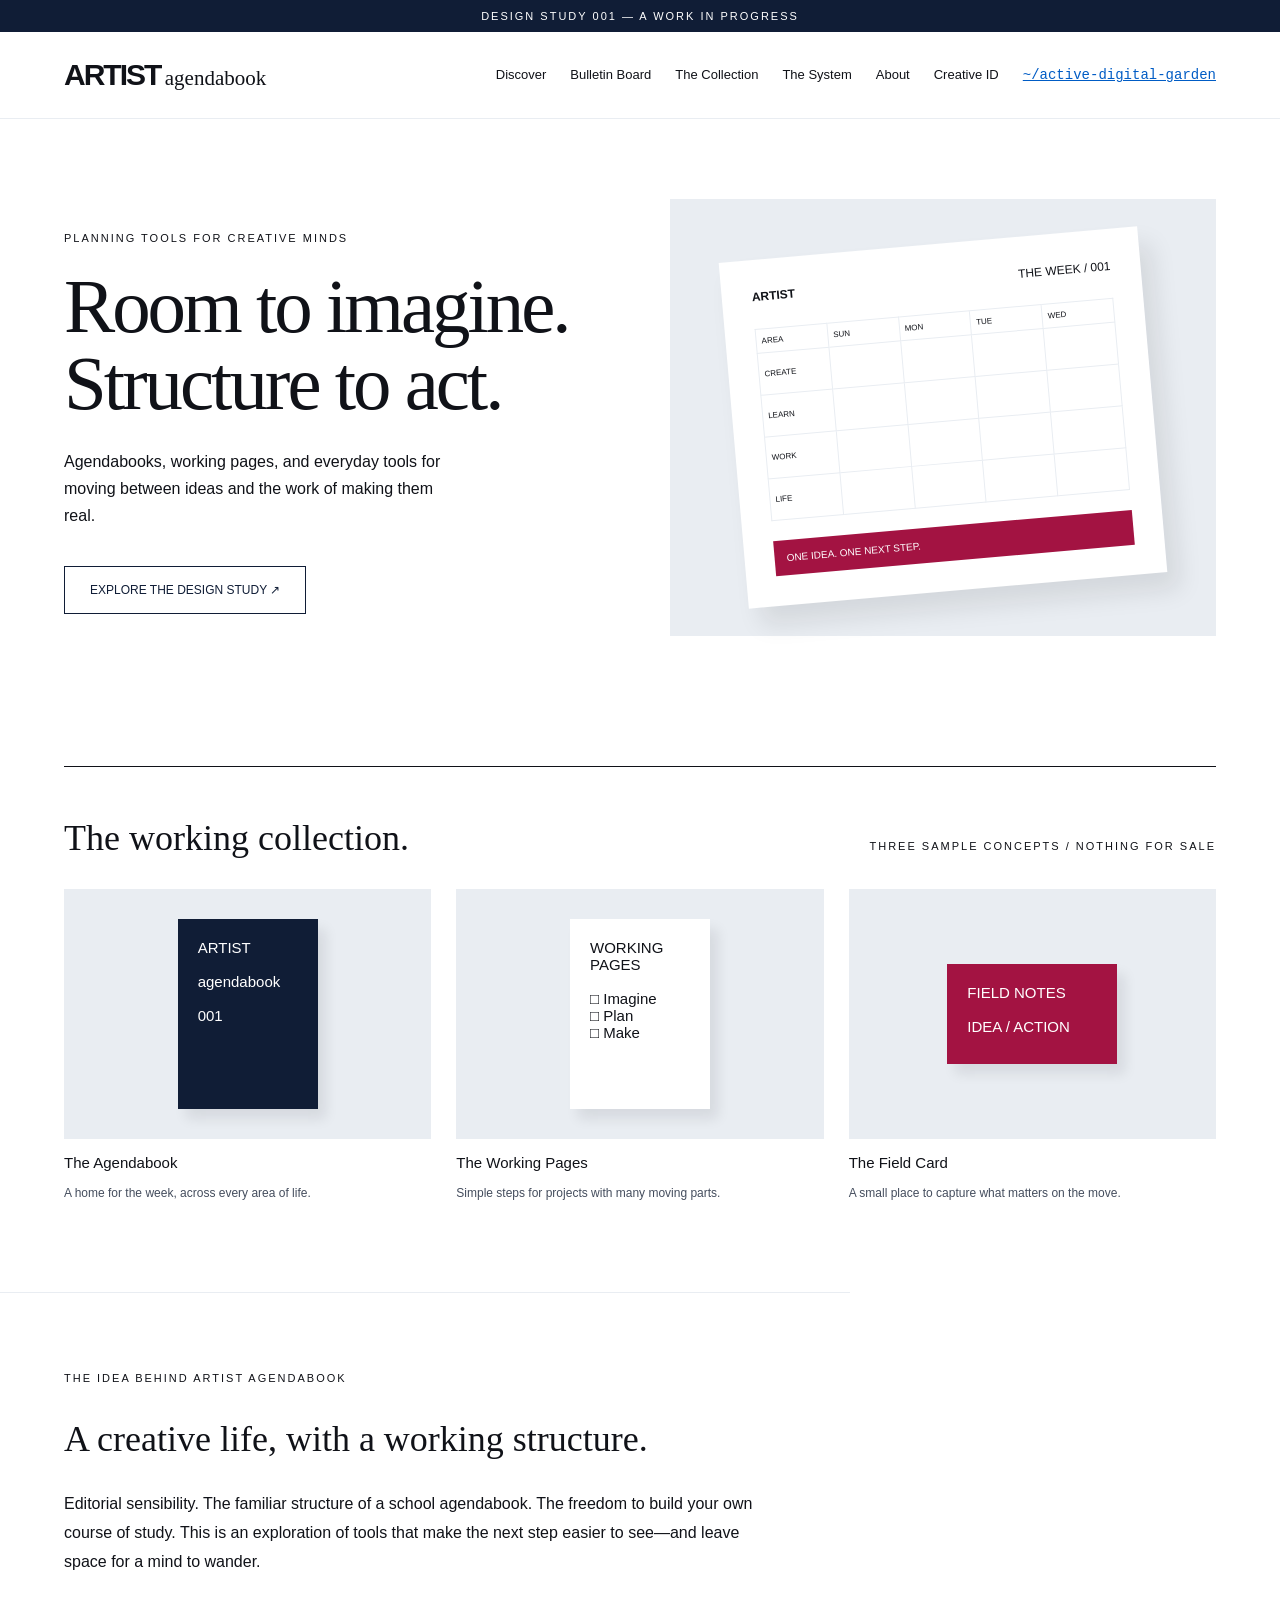
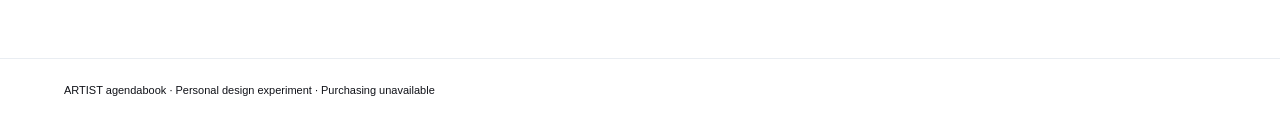
<file: index.html>
<!DOCTYPE html>
<html lang="en">
<head>
  <meta charset="UTF-8">
  <meta name="viewport" content="width=device-width, initial-scale=1">
  <title>ARTIST agendabook</title>
  <link rel="stylesheet" href="./style.css">
  <script src="./script.js" defer></script>
</head>

<body>
  <div class="notice">DESIGN STUDY 001 — A WORK IN PROGRESS</div>

  <header>
    <a class="logo" href="./index.html" aria-label="ARTIST agendabook home">
      <strong>ARTIST</strong> <span>agendabook</span>
    </a>

    <nav aria-label="Main navigation">
      <a href="./ecosystem.html">Discover</a>
<a href="./ecosystem.html#board">Bulletin Board</a>
      <a href="#collection">The Collection</a>
      <a href="#system">The System</a>
      <a href="#about">About</a>
      <a href="./creative-id.html">Creative ID</a>
      <a href="/digital-garden/" style="font-family: monospace; font-size: 14px; color: #005cc5; text-decoration: underline;">
    ~/active-digital-garden
</a>

    </nav>
  </header>

  <main>
    <section class="hero" id="system">
      <div>
        <p class="label">Planning tools for creative minds</p>

        <h1>Room to imagine.<br>Structure to act.</h1>

        <p class="description">
          Agendabooks, working pages, and everyday tools
          for moving between ideas and the work of making them real.
        </p>

        <a class="button" href="#collection">
          EXPLORE THE DESIGN STUDY ↗
        </a>
      </div>

      <div class="scene">
        <div class="planner">
          <div class="planner-title">
            <strong>ARTIST</strong>
            <span>THE WEEK / 001</span>
          </div>

          <table aria-label="Sample weekly planner layout">
            <thead>
              <tr>
                <th scope="col">AREA</th>
                <th scope="col">SUN</th>
                <th scope="col">MON</th>
                <th scope="col">TUE</th>
                <th scope="col">WED</th>
              </tr>
            </thead>

            <tbody>
              <tr>
                <th scope="row">CREATE</th>
                <td></td><td></td><td></td><td></td>
              </tr>
              <tr>
                <th scope="row">LEARN</th>
                <td></td><td></td><td></td><td></td>
              </tr>
              <tr>
                <th scope="row">WORK</th>
                <td></td><td></td><td></td><td></td>
              </tr>
              <tr>
                <th scope="row">LIFE</th>
                <td></td><td></td><td></td><td></td>
              </tr>
            </tbody>
          </table>

          <div class="note">ONE IDEA. ONE NEXT STEP.</div>
        </div>
      </div>
    </section>

    <section class="collection" id="collection">
      <div class="section-heading">
        <h2>The working collection.</h2>
        <p class="label">Three sample concepts / Nothing for sale</p>
      </div>

      <div class="products">
        <article class="product">
          <div class="product-art" aria-hidden="true">
            <div class="cover">
              ARTIST<br><br>
              agendabook<br><br>
              001
            </div>
          </div>

          <h3>The Agendabook</h3>
          <p>A home for the week, across every area of life.</p>
        </article>

        <article class="product">
          <div class="product-art" aria-hidden="true">
            <div class="cover light">
              WORKING<br>
              PAGES<br><br>
              □ Imagine<br>
              □ Plan<br>
              □ Make
            </div>
          </div>

          <h3>The Working Pages</h3>
          <p>Simple steps for projects with many moving parts.</p>
        </article>

        <article class="product">
          <div class="product-art" aria-hidden="true">
            <div class="cover card">
              FIELD NOTES<br><br>
              IDEA / ACTION
            </div>
          </div>

          <h3>The Field Card</h3>
          <p>A small place to capture what matters on the move.</p>
        </article>
      </div>
    </section>

    <section class="about" id="about">
      <p class="label">The idea behind ARTIST agendabook</p>

      <h2>A creative life, with a working structure.</h2>

      <p>
        Editorial sensibility. The familiar structure of a school
        agendabook. The freedom to build your own course of study.
        This is an exploration of tools that make the next step
        easier to see—and leave space for a mind to wander.
      </p>
    </section>
  </main>

  <footer>
    ARTIST agendabook · Personal design experiment · Purchasing unavailable
  </footer>
</body>
</html>
</file>
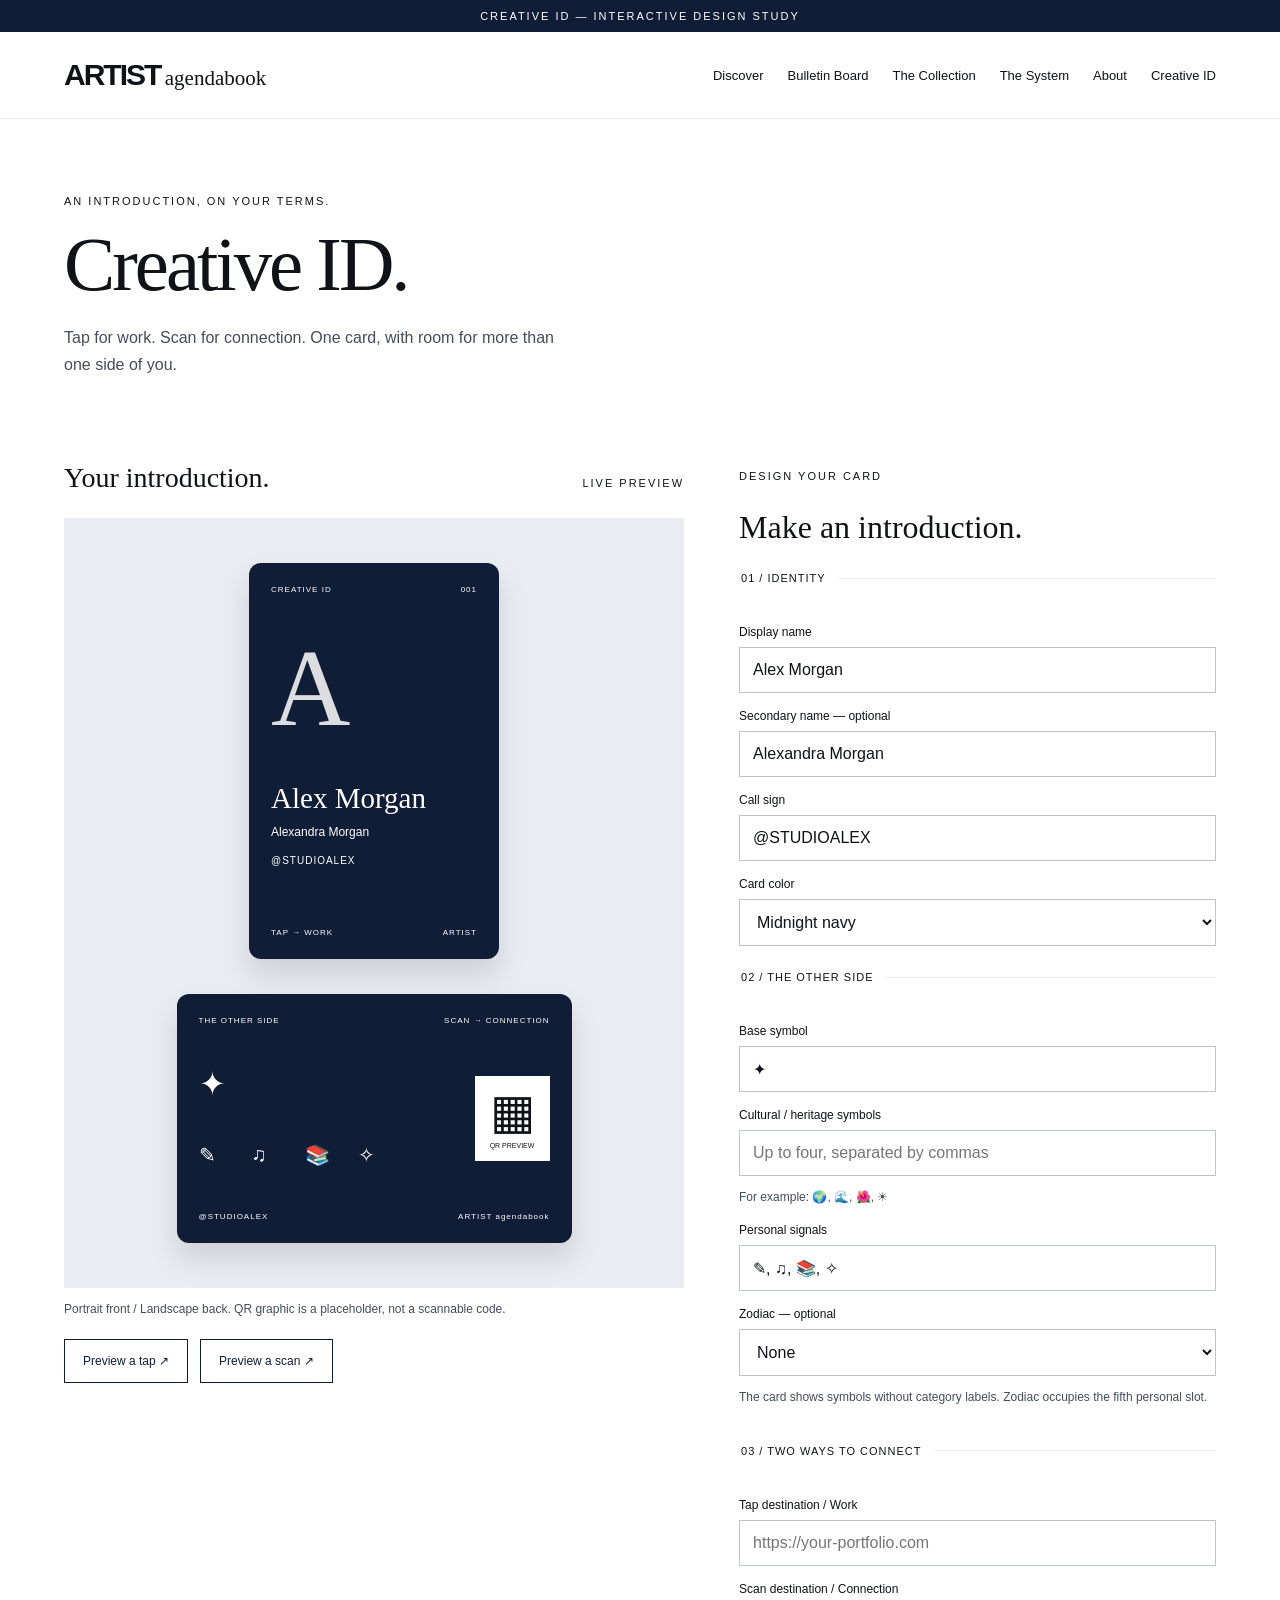
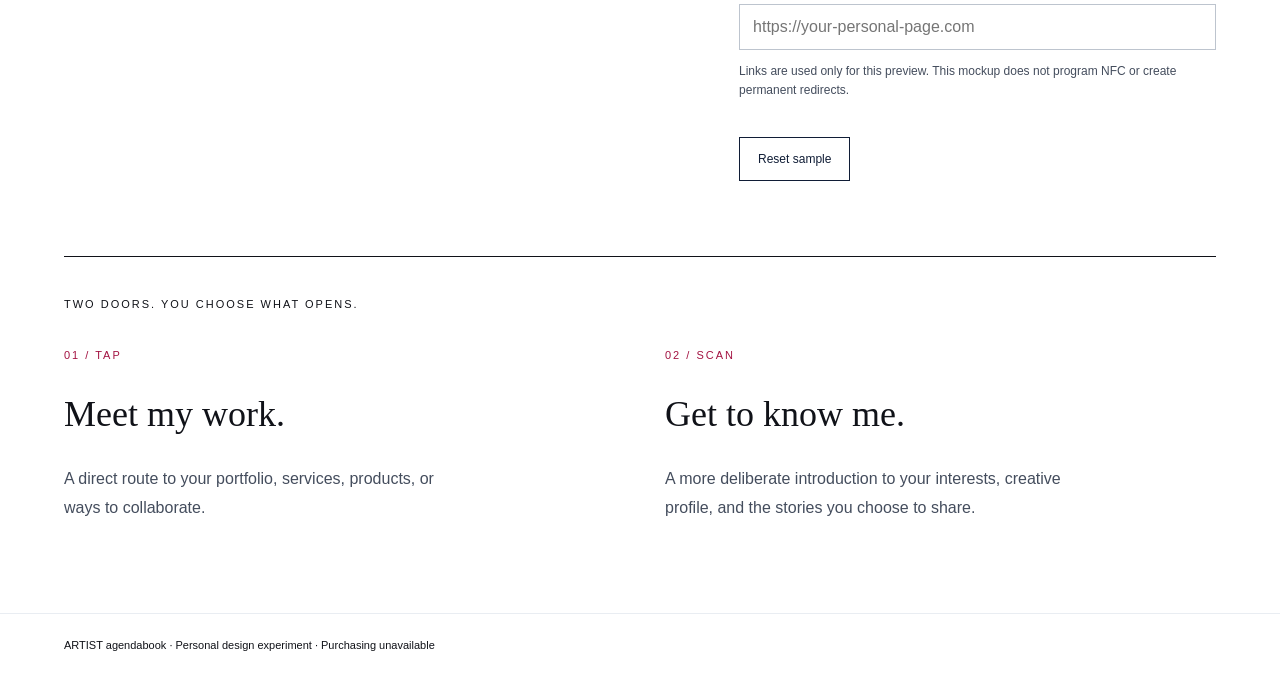
<file: creative-id.html>
<!DOCTYPE html>
<html lang="en">
<head>
  <meta charset="UTF-8">
  <meta name="viewport" content="width=device-width, initial-scale=1">
  <title>Creative ID — ARTIST agendabook</title>

  <link rel="stylesheet" href="./style.css">
  <link rel="stylesheet" href="./creative-id.css">
  <script src="./creative-id.js" defer></script>
</head>

<body>
  <div class="notice">CREATIVE ID — INTERACTIVE DESIGN STUDY</div>

  <header>
    <a class="logo" href="./index.html" aria-label="ARTIST agendabook home">
      <strong>ARTIST</strong> <span>agendabook</span>
    </a>

   <nav aria-label="Main navigation">
  <a href="./ecosystem.html">Discover</a>
  <a href="./ecosystem.html#board">Bulletin Board</a>
  <a href="./index.html#collection">The Collection</a>
  <a href="./index.html#system">The System</a>
  <a href="./index.html#about">About</a>
  <a href="./creative-id.html" aria-current="page">Creative ID</a>
</nav>
  </header>

  <main class="cid-page">
    <section class="cid-intro">
      <p class="label">An introduction, on your terms.</p>
      <h1>Creative ID.</h1>
      <p>
        Tap for work. Scan for connection.
        One card, with room for more than one side of you.
      </p>
    </section>

    <div class="cid-layout">
      <section class="cid-preview" aria-label="Your card preview">
        <div class="cid-preview-heading">
          <h2>Your introduction.</h2>
          <span class="label">Live preview</span>
        </div>

        <div class="cid-card-stage">
          <!-- PORTRAIT FRONT -->
          <div class="cid-card cid-front">
            <div class="cid-card-top">
              <span>CREATIVE ID</span>
              <span>001</span>
            </div>

            <div class="cid-monogram" aria-hidden="true">A</div>

            <div class="cid-name-block">
              <h3 id="card-name">Alex Morgan</h3>
              <p id="card-secondary">Alexandra Morgan</p>
              <p class="cid-call-sign" id="card-call-sign">@STUDIOALEX</p>
            </div>

            <div class="cid-card-bottom">
              <span>TAP → WORK</span>
              <span>ARTIST</span>
            </div>
          </div>

          <!-- LANDSCAPE BACK -->
          <div class="cid-card cid-back">
            <div class="cid-card-top">
              <span>THE OTHER SIDE</span>
              <span>SCAN → CONNECTION</span>
            </div>

            <div class="cid-back-content">
              <div class="cid-symbol-area">
                <span class="cid-base-symbol" id="card-base">✦</span>

                <div class="cid-symbol-row" aria-label="Cultural and heritage symbols">
                  <span data-heritage-slot="0"></span>
                  <span data-heritage-slot="1"></span>
                  <span data-heritage-slot="2"></span>
                  <span data-heritage-slot="3"></span>
                </div>

                <div class="cid-symbol-row" aria-label="Personal signals and optional zodiac">
                  <span data-personal-slot="0"></span>
                  <span data-personal-slot="1"></span>
                  <span data-personal-slot="2"></span>
                  <span data-personal-slot="3"></span>
                  <span id="card-zodiac"></span>
                </div>
              </div>

              <div class="cid-qr-placeholder">
                <span aria-hidden="true">▦</span>
                <small>QR PREVIEW</small>
              </div>
            </div>

            <div class="cid-card-bottom">
              <span id="card-back-sign">@STUDIOALEX</span>
              <span>ARTIST agendabook</span>
            </div>
          </div>
        </div>

        <p class="cid-caption">
          Portrait front / Landscape back.
          QR graphic is a placeholder, not a scannable code.
        </p>

        <div class="cid-preview-actions">
          <button type="button" data-preview="work">Preview a tap ↗</button>
          <button type="button" data-preview="connection">Preview a scan ↗</button>
        </div>
      </section>

      <section class="cid-editor" aria-labelledby="editor-heading">
        <p class="label">Design your card</p>
        <h2 id="editor-heading">Make an introduction.</h2>

        <form id="cid-form">
          <fieldset>
            <legend>01 / Identity</legend>

            <label for="display-name">Display name</label>
            <input id="display-name" type="text"
                   value="Alex Morgan" maxlength="32">

            <label for="secondary-name">Secondary name — optional</label>
            <input id="secondary-name" type="text"
                   value="Alexandra Morgan" maxlength="40">

            <label for="call-sign">Call sign</label>
            <input id="call-sign" type="text"
                   value="@STUDIOALEX" maxlength="24"
                   spellcheck="false">

            <label for="card-color">Card color</label>
            <select id="card-color">
              <option value="navy">Midnight navy</option>
              <option value="cranberry">Cranberry</option>
              <option value="emerald">Deep emerald</option>
              <option value="blue">Royal blue</option>
              <option value="plum">Deep plum</option>
              <option value="black">Near black</option>
            </select>
          </fieldset>

          <fieldset>
            <legend>02 / The other side</legend>

            <label for="base-symbol">Base symbol</label>
            <input id="base-symbol" type="text" value="✦" maxlength="12">

            <label for="heritage-symbols">Cultural / heritage symbols</label>
            <input id="heritage-symbols" type="text" value=""
                   placeholder="Up to four, separated by commas">
            <p class="cid-help">For example: 🌍, 🌊, 🌺, ☀</p>

            <label for="personal-symbols">Personal signals</label>
            <input id="personal-symbols" type="text" value="✎, ♫, 📚, ✧"
                   placeholder="Up to four, separated by commas">

            <label for="zodiac">Zodiac — optional</label>
            <select id="zodiac">
              <option value="">None</option>
              <option value="♈">Aries</option>
              <option value="♉">Taurus</option>
              <option value="♊">Gemini</option>
              <option value="♋">Cancer</option>
              <option value="♌">Leo</option>
              <option value="♍">Virgo</option>
              <option value="♎">Libra</option>
              <option value="♏">Scorpio</option>
              <option value="♐">Sagittarius</option>
              <option value="♑">Capricorn</option>
              <option value="♒">Aquarius</option>
              <option value="♓">Pisces</option>
            </select>

            <p class="cid-help">
              The card shows symbols without category labels.
              Zodiac occupies the fifth personal slot.
            </p>
          </fieldset>

          <fieldset>
            <legend>03 / Two ways to connect</legend>

            <label for="work-link">Tap destination / Work</label>
            <input id="work-link" type="url"
                   placeholder="https://your-portfolio.com">

            <label for="connection-link">Scan destination / Connection</label>
            <input id="connection-link" type="url"
                   placeholder="https://your-personal-page.com">

            <p class="cid-help">
              Links are used only for this preview.
              This mockup does not program NFC or create permanent redirects.
            </p>
          </fieldset>

          <button class="cid-reset" type="reset">Reset sample</button>
        </form>
      </section>
    </div>

    <section class="cid-explanation">
      <p class="label">Two doors. You choose what opens.</p>

      <div class="cid-two-doors">
        <article>
          <span class="cid-door-number">01 / TAP</span>
          <h2>Meet my work.</h2>
          <p>
            A direct route to your portfolio, services, products,
            or ways to collaborate.
          </p>
        </article>

        <article>
          <span class="cid-door-number">02 / SCAN</span>
          <h2>Get to know me.</h2>
          <p>
            A more deliberate introduction to your interests,
            creative profile, and the stories you choose to share.
          </p>
        </article>
      </div>
    </section>
  </main>

  <dialog id="cid-dialog" aria-labelledby="preview-title">
    <div class="cid-dialog-content">
      <button class="cid-close" type="button" aria-label="Close preview">✕</button>
      <p class="label" id="preview-label"></p>
      <h2 id="preview-title"></h2>
      <p id="preview-description"></p>
      <a id="preview-link" target="_blank" rel="noopener noreferrer">
        Open destination ↗
      </a>
      <p class="cid-help">Simulated card interaction.</p>
    </div>
  </dialog>

  <footer>
    ARTIST agendabook · Personal design experiment · Purchasing unavailable
  </footer>
</body>
</html>
</file>
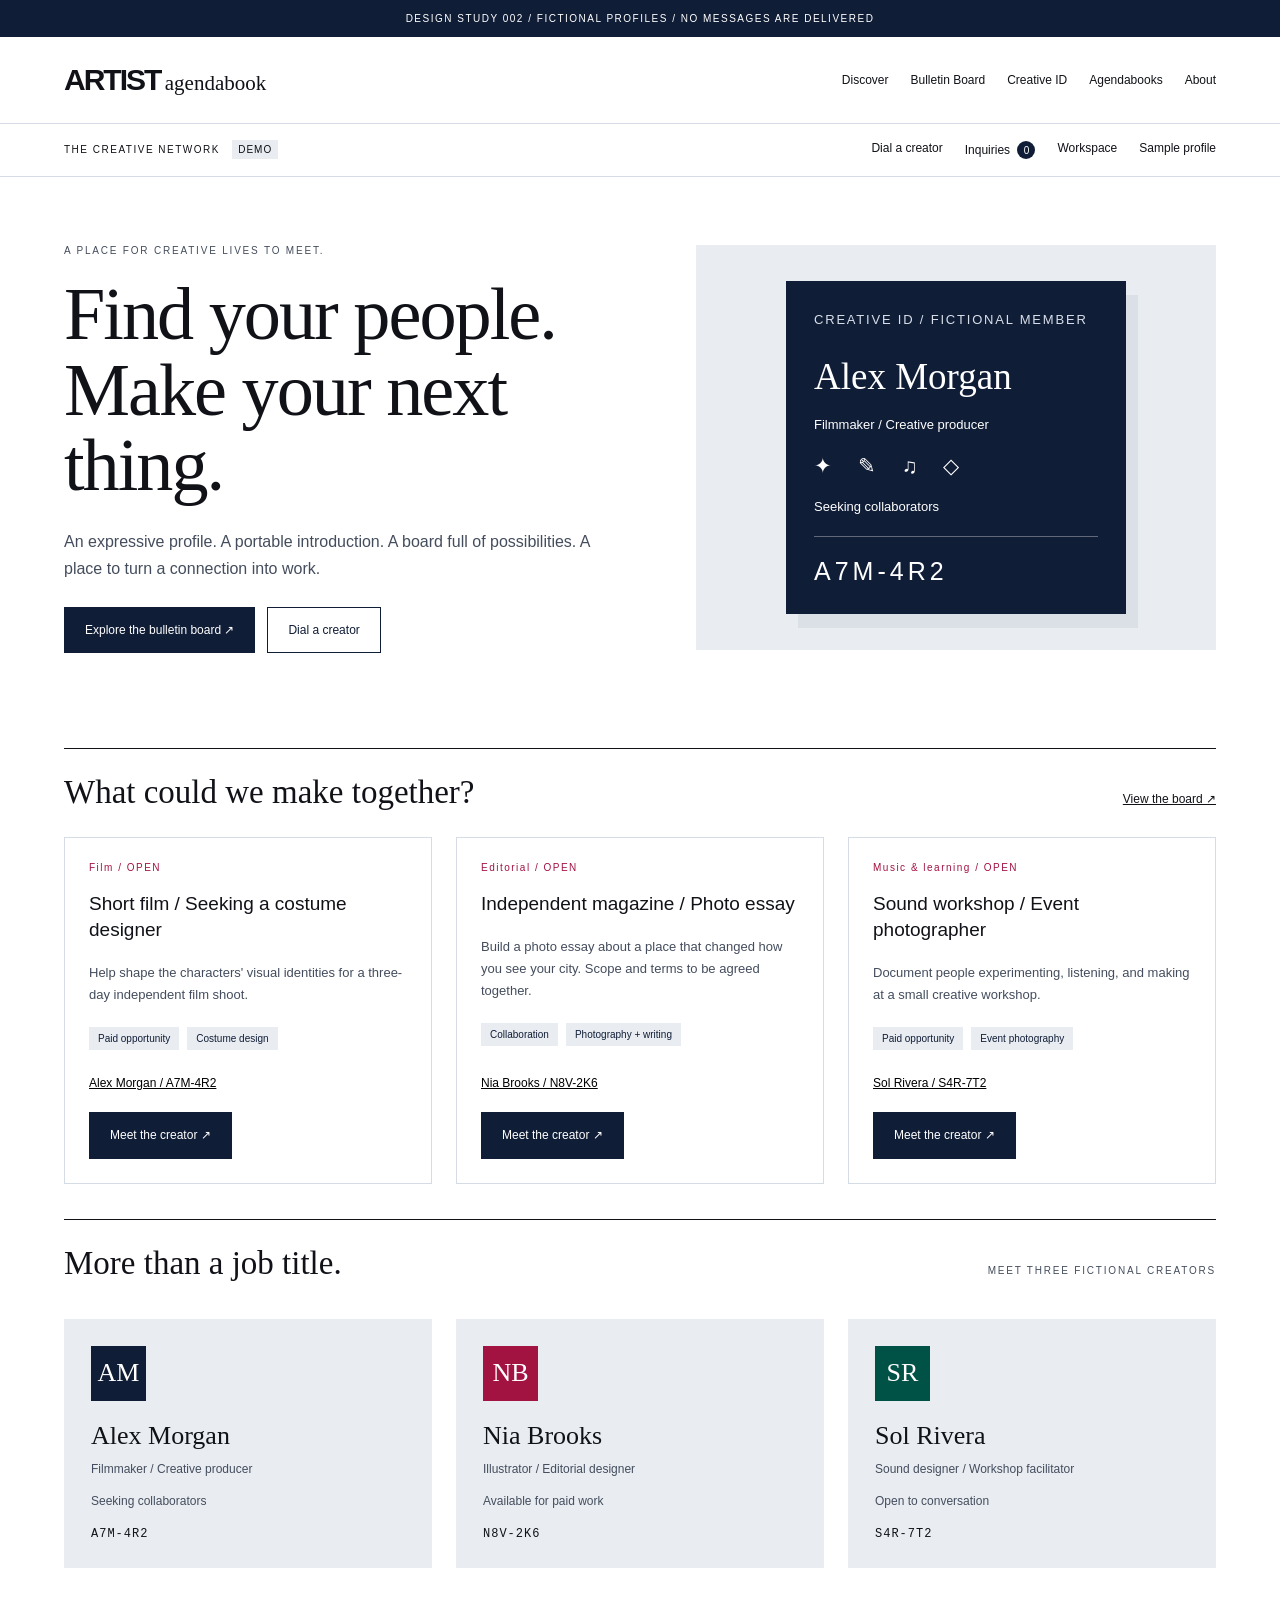
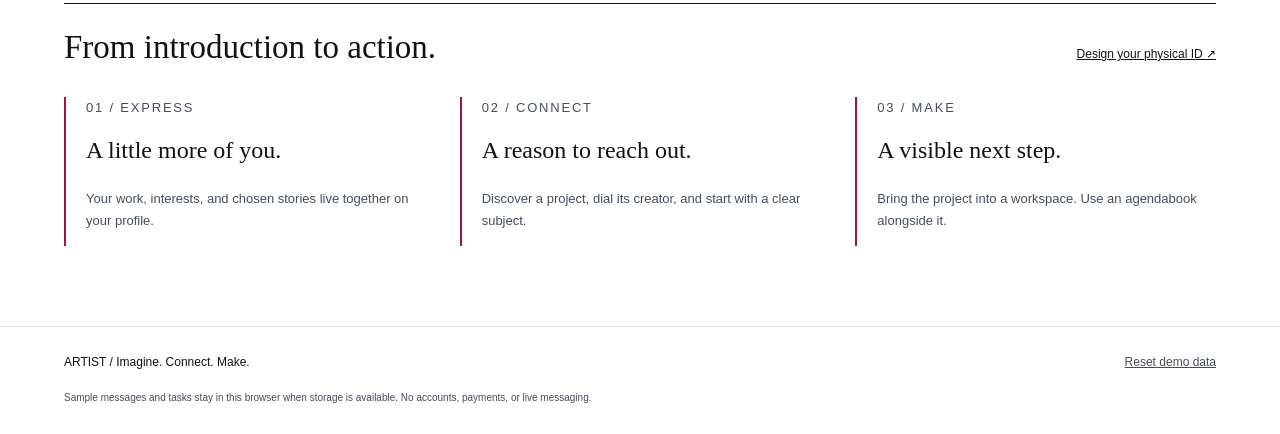
<file: ecosystem.html>
<!DOCTYPE html>
<html lang="en">
<head>
  <meta charset="UTF-8">
  <meta name="viewport" content="width=device-width, initial-scale=1">

  <title>ARTIST — The creative network</title>

  <link rel="stylesheet" href="./ecosystem.css">
  <script src="./ecosystem.js" defer></script>
</head>

<body>
  <a class="skip-link" href="#main">Skip to content</a>

  <div class="notice">
    DESIGN STUDY 002 / FICTIONAL PROFILES / NO MESSAGES ARE DELIVERED
  </div>

  <header class="site-header">
    <a
      class="logo"
      href="./index.html"
      aria-label="ARTIST agendabook home"
    >
      <strong>ARTIST</strong>
      <span>agendabook</span>
    </a>

    <nav aria-label="Main navigation">
      <a href="#discover" data-route="discover">Discover</a>
      <a href="#board" data-route="board">Bulletin Board</a>
      <a href="./creative-id.html">Creative ID</a>
      <a href="./index.html#collection">Agendabooks</a>
      <a href="./index.html#about">About</a>
    </nav>
  </header>

  <div class="network-bar">
    <span>
      THE CREATIVE NETWORK
      <span class="demo-tag">DEMO</span>
    </span>

    <nav aria-label="Demo tools">
      <a href="#dial" data-route="dial">Dial a creator</a>

      <a href="#inbox" data-route="inbox">
        Inquiries
        <span id="inquiry-count">0</span>
      </a>

      <a href="#workspace" data-route="workspace">Workspace</a>
      <a href="#profile/alex">Sample profile</a>
    </nav>
  </div>

  <main id="main" tabindex="-1"></main>

  <p
    class="status"
    id="status"
    role="status"
    aria-live="polite"
  ></p>

  <footer>
    <span>ARTIST / Imagine. Connect. Make.</span>

    <button type="button" id="reset-demo">
      Reset demo data
    </button>

    <small>
      Sample messages and tasks stay in this browser when storage
      is available. No accounts, payments, or live messaging.
    </small>
  </footer>

  <dialog
    id="identity-dialog"
    aria-labelledby="identity-title"
  >
    <div class="dialog-inner">
      <button
        class="close"
        type="button"
        data-close="identity-dialog"
        aria-label="Close identity card"
      >
        ×
      </button>

      <div id="identity-content"></div>
    </div>
  </dialog>

  <dialog
    id="message-dialog"
    aria-labelledby="message-title"
  >
    <div class="dialog-inner">
      <button
        class="close"
        type="button"
        data-close="message-dialog"
        aria-label="Close message preview"
      >
        ×
      </button>

      <p class="eyebrow">
        PROJECT-LINKED INQUIRY / DEMO
      </p>

      <h2 id="message-title">Start a conversation.</h2>

      <form id="message-form">
        <input type="hidden" id="recipient-id">

        <label for="message-project">
          What are you contacting them about?
        </label>
        <select id="message-project"></select>

        <label for="message-subject">
          Automatic subject
        </label>
        <input id="message-subject" readonly>

        <label for="message-body">
          Your message
        </label>
        <textarea
          id="message-body"
          rows="5"
          maxlength="2000"
          required
          placeholder="Introduce yourself and explain what you could make together."
        ></textarea>

        <p class="help">
          This saves a sample inquiry in this browser.
          It does not send a message.
        </p>

        <button class="button" type="submit">
          Save demo inquiry ↗
        </button>
      </form>
    </div>
  </dialog>

  <noscript>
    <p class="empty">
      Enable JavaScript to explore this interactive demo.
      <a href="./index.html">
        Return to the agendabook homepage.
      </a>
    </p>
  </noscript>
</body>
</html>
</file>
<file: style.css>
/* DARK WINTER COLOR PALETTE */
:root {
  --white: #ffffff;
  --black: #101218;
  --navy: #101d36;
  --cranberry: #a31342;
  --emerald: #005246;
  --royal-blue: #2446a8;
  --plum: #482044;
  --icy-gray: #e9edf2;
  --slate: #444d5d;
}

* {
  box-sizing: border-box;
}

html {
  scroll-behavior: smooth;
}

body {
  margin: 0;
  background: var(--white);
  color: var(--black);
  font-family: Arial, sans-serif;
}

a {
  color: inherit;
}

.notice {
  padding: 10px;
  background: var(--navy);
  color: var(--white);
  text-align: center;
  font-size: 11px;
  letter-spacing: 2px;
}

header {
  display: flex;
  justify-content: space-between;
  align-items: center;
  gap: 24px;
  padding: 26px 5%;
  border-bottom: 1px solid var(--icy-gray);
}

.logo {
  text-decoration: none;
  white-space: nowrap;
}

.logo strong {
  font-size: 30px;
  letter-spacing: -2px;
}

.logo span {
  font-family: Georgia, serif;
  font-size: 21px;
}

nav {
  display: flex;
  gap: 24px;
}

nav a {
  font-size: 13px;
  text-decoration: none;
}

nav a:hover {
  color: var(--cranberry);
}

.hero {
  display: grid;
  grid-template-columns: 1fr 1fr;
  gap: 60px;
  align-items: center;
  padding: 80px 5%;
}

.label {
  font-size: 11px;
  text-transform: uppercase;
  letter-spacing: 2px;
}

h1 {
  font-family: Georgia, serif;
  font-size: clamp(48px, 6vw, 88px);
  font-weight: normal;
  line-height: 1;
  letter-spacing: -3px;
  margin: 25px 0;
}

.description {
  max-width: 400px;
  line-height: 1.7;
  font-size: 16px;
}

.button {
  display: inline-block;
  margin-top: 20px;
  border: 1px solid var(--navy);
  color: var(--navy);
  padding: 16px 25px;
  text-decoration: none;
  font-size: 12px;
}

.button:hover,
.button:focus-visible {
  background: var(--navy);
  color: var(--white);
}

/* PLANNER DRAWING */
.scene {
  min-height: 430px;
  padding: 45px 25px;
  background: var(--icy-gray);
  display: flex;
  align-items: center;
  justify-content: center;
}

.planner {
  width: 100%;
  max-width: 420px;
  padding: 30px;
  background: var(--white);
  box-shadow: 12px 18px 25px #10121818;
  transform: rotate(-5deg);
}

.planner-title {
  display: flex;
  justify-content: space-between;
  font-size: 12px;
  margin-bottom: 25px;
}

table {
  width: 100%;
  border-collapse: collapse;
  table-layout: fixed;
  font-size: 8px;
}

th,
td {
  border: 1px solid var(--icy-gray);
  padding: 5px;
  height: 42px;
  text-align: left;
}

th {
  height: 24px;
  font-weight: normal;
}

.note {
  background: var(--cranberry);
  color: var(--white);
  margin-top: 20px;
  padding: 12px;
  font-size: 10px;
}

/* COLLECTION */
.collection {
  padding: 50px 5% 80px;
}

.section-heading {
  display: flex;
  align-items: baseline;
  justify-content: space-between;
  gap: 20px;
  border-top: 1px solid var(--black);
  padding-top: 20px;
}

h2 {
  font-family: Georgia, serif;
  font-weight: normal;
  font-size: 36px;
}

.products {
  display: grid;
  grid-template-columns: repeat(3, 1fr);
  gap: 25px;
}

.product-art {
  height: 250px;
  display: grid;
  place-items: center;
  background: var(--icy-gray);
}

.cover {
  width: 140px;
  height: 190px;
  padding: 20px;
  background: var(--navy);
  color: var(--white);
  box-shadow: 8px 10px 12px #10121815;
  font-size: 15px;
}

.cover.light {
  background: var(--white);
  color: var(--black);
}

.cover.card {
  height: 100px;
  width: 170px;
  background: var(--cranberry);
  color: var(--white);
}

h3 {
  font-size: 15px;
  font-weight: normal;
}

.product p {
  font-size: 12px;
  color: var(--slate);
}

/* ABOUT */
.about {
  padding: 65px 5%;
  border-top: 1px solid var(--icy-gray);
  max-width: 850px;
}

.about p {
  line-height: 1.8;
}

footer {
  border-top: 1px solid var(--icy-gray);
  padding: 25px 5%;
  font-size: 11px;
}

/* PHONE AND TABLET LAYOUT */
@media (max-width: 700px) {
  header {
    flex-direction: column;
    align-items: flex-start;
  }

  nav {
    flex-wrap: wrap;
    gap: 18px;
  }

  .hero {
    grid-template-columns: 1fr;
    padding: 45px 5%;
    gap: 35px;
  }

  .scene {
    min-height: 350px;
  }

  .products {
    grid-template-columns: 1fr;
  }

  .section-heading {
    align-items: flex-start;
    flex-direction: column;
  }
}

@media (prefers-reduced-motion: reduce) {
  html {
    scroll-behavior: auto;
  }
}
</file>
<file: creative-id.css>
/* CREATIVE ID CARD DESIGNER */
.cid-page {
  --card-color: #101d36;
  padding: 0 5%;
}

.cid-intro {
  padding: 65px 0 45px;
}

.cid-intro h1 {
  margin: 20px 0;
}

.cid-intro > p:last-child {
  max-width: 500px;
  line-height: 1.7;
  color: var(--slate);
}

.cid-layout {
  display: grid;
  grid-template-columns: minmax(0, 1.3fr) minmax(0, 1fr);
  gap: 55px;
  align-items: start;
}

.cid-preview {
  min-width: 0;
}

.cid-preview-heading {
  display: flex;
  align-items: baseline;
  justify-content: space-between;
  gap: 15px;
}

.cid-preview-heading h2 {
  font-size: 28px;
}

.cid-card-stage {
  display: flex;
  flex-direction: column;
  align-items: center;
  gap: 35px;
  background: var(--icy-gray);
  padding: 45px 25px;
}

.cid-card {
  background: var(--card-color);
  color: #ffffff;
  border-radius: 12px;
  padding: 22px;
  box-shadow: 0 16px 28px #10121820;
}

.cid-front {
  width: min(100%, 250px);
  aspect-ratio: 54 / 85.6;
  display: flex;
  flex-direction: column;
  justify-content: space-between;
}

.cid-card-top,
.cid-card-bottom {
  display: flex;
  justify-content: space-between;
  gap: 12px;
  font-size: 8px;
  letter-spacing: 1px;
}

.cid-monogram {
  font-family: Georgia, serif;
  font-size: 110px;
  line-height: 1;
  opacity: 0.85;
}

.cid-name-block {
  overflow-wrap: anywhere;
}

.cid-name-block h3 {
  margin: 0 0 10px;
  font-family: Georgia, serif;
  font-size: 29px;
}

.cid-name-block p {
  margin: 6px 0;
  font-size: 12px;
}

.cid-name-block .cid-call-sign {
  margin: 16px 0 22px;
  font-size: 10px;
  letter-spacing: 1px;
}

.cid-back {
  width: min(100%, 395px);
  aspect-ratio: 85.6 / 54;
  display: flex;
  flex-direction: column;
  justify-content: space-between;
}

.cid-back-content {
  display: grid;
  grid-template-columns: minmax(0, 1fr) 75px;
  align-items: center;
  gap: 15px;
  margin: 16px 0;
}

.cid-base-symbol {
  display: block;
  font-size: 32px;
  margin-bottom: 10px;
}

.cid-symbol-row {
  display: grid;
  grid-template-columns: repeat(5, minmax(0, 1fr));
  gap: 5px;
  min-height: 30px;
  font-size: 20px;
}

.cid-symbol-row span {
  overflow: hidden;
  white-space: nowrap;
}

.cid-qr-placeholder {
  width: 75px;
  height: 85px;
  background: #ffffff;
  color: #101218;
  display: flex;
  flex-direction: column;
  align-items: center;
  justify-content: center;
}

.cid-qr-placeholder > span {
  font-size: 48px;
  line-height: 1;
}

.cid-qr-placeholder small {
  font-size: 7px;
  margin-top: 6px;
}

.cid-caption,
.cid-help {
  font-size: 12px;
  color: var(--slate);
  line-height: 1.6;
}

.cid-preview-actions {
  display: flex;
  gap: 12px;
  margin-top: 20px;
}

.cid-preview-actions button,
.cid-reset {
  padding: 14px 18px;
  border: 1px solid var(--navy);
  background: #ffffff;
  color: var(--navy);
  cursor: pointer;
  font: inherit;
  font-size: 12px;
}

.cid-preview-actions button:hover,
.cid-reset:hover {
  background: var(--navy);
  color: #ffffff;
}

.cid-editor {
  padding-top: 20px;
}

.cid-editor h2 {
  font-size: 32px;
}

.cid-editor fieldset {
  border: 0;
  border-top: 1px solid var(--icy-gray);
  padding: 25px 0;
  margin: 0;
  min-width: 0;
}

.cid-editor legend {
  padding-right: 12px;
  font-size: 11px;
  text-transform: uppercase;
  letter-spacing: 1px;
}

.cid-editor label {
  display: block;
  font-size: 12px;
  margin: 16px 0 8px;
}

.cid-editor input,
.cid-editor select {
  display: block;
  width: 100%;
  padding: 13px;
  border: 1px solid #bdc4ce;
  border-radius: 0;
  background: #ffffff;
  color: var(--black);
  font: inherit;
  font-size: 16px;
}

.cid-editor input:focus-visible,
.cid-editor select:focus-visible,
.cid-preview-actions button:focus-visible,
.cid-reset:focus-visible,
.cid-close:focus-visible {
  outline: 2px solid var(--royal-blue);
  outline-offset: 3px;
}

.cid-explanation {
  margin: 75px 0;
  padding-top: 30px;
  border-top: 1px solid var(--black);
}

.cid-two-doors {
  display: grid;
  grid-template-columns: 1fr 1fr;
  gap: 50px;
  margin-top: 35px;
}

.cid-door-number {
  font-size: 11px;
  letter-spacing: 2px;
  color: var(--cranberry);
}

.cid-two-doors p {
  max-width: 400px;
  line-height: 1.8;
  color: var(--slate);
}

#cid-dialog {
  width: min(90vw, 460px);
  max-height: 85vh;
  padding: 0;
  border: 1px solid var(--icy-gray);
  background: #ffffff;
  color: var(--black);
}

#cid-dialog::backdrop {
  background: #10121888;
}

.cid-dialog-content {
  position: relative;
  padding: 45px 30px 30px;
  overflow-wrap: anywhere;
}

.cid-dialog-content > p {
  line-height: 1.7;
}

.cid-close {
  position: absolute;
  top: 10px;
  right: 10px;
  width: 35px;
  height: 35px;
  border: 0;
  background: #ffffff;
  cursor: pointer;
  font-size: 20px;
}

#preview-link {
  display: inline-block;
  margin: 15px 0;
  color: var(--navy);
}

#preview-link[hidden] {
  display: none;
}

@media (max-width: 900px) {
  .cid-layout {
    grid-template-columns: 1fr;
    gap: 35px;
  }
}

@media (max-width: 500px) {
  .cid-intro {
    padding-top: 40px;
  }

  .cid-preview-heading {
    flex-wrap: wrap;
  }

  .cid-card-stage {
    padding: 30px 15px;
  }

  .cid-card {
    padding: 18px;
  }

  .cid-back-content {
    grid-template-columns: minmax(0, 1fr) 65px;
    gap: 8px;
  }

  .cid-qr-placeholder {
    width: 65px;
    height: 75px;
  }

  .cid-symbol-row {
    font-size: 17px;
  }

  .cid-preview-actions,
  .cid-two-doors {
    display: grid;
    grid-template-columns: 1fr;
  }
}
</file>
<file: ecosystem.css>
:root {
  --white:#fff;
  --ink:#101218;
  --navy:#101d36;
  --red:#a31342;
  --green:#005246;
  --blue:#2446a8;
  --plum:#482044;
  --ice:#e9edf2;
  --slate:#444d5d;
  --line:#d6dce5;
}

* {
  box-sizing:border-box;
}

body {
  margin:0;
  background:var(--white);
  color:var(--ink);
  font-family:Arial,sans-serif;
}

a {
  color:inherit;
}

button,input,select,textarea {
  font:inherit;
}

button,a,input,textarea,select {
  -webkit-tap-highlight-color:transparent;
}

button {
  cursor:pointer;
}

a:focus-visible,button:focus-visible,input:focus-visible,textarea:focus-visible,select:focus-visible {
  outline:3px solid var(--blue);
  outline-offset:4px;
}

button:disabled {
  cursor:default;
  opacity:.65;
}

.skip-link {
  position:absolute;
  top:-80px;
  left:15px;
  background:#fff;
  z-index:20;
  padding:15px;
}

.skip-link:focus {
  top:10px;
}

.notice {
  background:var(--navy);
  color:#fff;
  text-align:center;
  font-size:10px;
  letter-spacing:1.5px;
  padding:11px 15px;
  line-height:1.5;
}

.site-header {
  display:flex;
  align-items:center;
  justify-content:space-between;
  gap:28px;
  padding:26px 5%;
  border-bottom:1px solid var(--line);
}

.logo {
  text-decoration:none;
  white-space:nowrap;
}

.logo strong {
  font-size:30px;
  letter-spacing:-2px;
}

.logo span {
  font:21px Georgia,serif;
}

.site-header nav,.network-bar nav {
  display:flex;
  flex-wrap:wrap;
  gap:22px;
}

.site-header nav a,.network-bar a {
  text-decoration:none;
  font-size:12px;
}

.site-header a:hover,.network-bar a:hover {
  color:var(--red);
}

[aria-current=page] {
  text-decoration:underline!important;
  text-underline-offset:6px;
}

.network-bar {
  padding:17px 5%;
  display:flex;
  justify-content:space-between;
  gap:22px;
  border-bottom:1px solid var(--line);
}

.network-bar>span {
  font-size:10px;
  letter-spacing:1.5px;
  line-height:1.7;
}

.demo-tag {
  background:var(--ice);
  padding:4px 6px;
  margin-left:8px;
  letter-spacing:1px;
}

#inquiry-count {
  display:inline-flex;
  align-items:center;
  justify-content:center;
  background:var(--navy);
  color:white;
  border-radius:50%;
  min-width:18px;
  height:18px;
  font-size:10px;
  margin-left:4px;
}

main {
  max-width:1500px;
  margin:auto;
  padding:45px 5% 80px;
}

h1,h2,h3,p {
  margin-top:0;
}

h1,h2 {
  font-family:Georgia,serif;
  font-weight:normal;
}

h1 {
  font-size:clamp(46px,5.8vw,80px);
  line-height:1.02;
  letter-spacing:-2px;
  margin-bottom:24px;
}

h2 {
  font-size:33px;
  line-height:1.15;
}

h3 {
  font-size:19px;
  font-weight:normal;
  line-height:1.35;
}

p {
  line-height:1.7;
}

.eyebrow {
  font-size:10px;
  letter-spacing:1.8px;
  text-transform:uppercase;
  color:var(--slate);
  margin-bottom:18px;
}

.lead {
  max-width:540px;
  color:var(--slate);
  font-size:16px;
}

.hero {
  display:grid;
  grid-template-columns:1.1fr 1fr;
  gap:60px;
  align-items:center;
  padding:20px 0 60px;
}

.actions {
  display:flex;
  gap:12px;
  flex-wrap:wrap;
  margin-top:24px;
}

.button {
  display:inline-block;
  background:var(--navy);
  color:#fff;
  border:1px solid var(--navy);
  padding:14px 20px;
  text-decoration:none;
  font-size:12px;
  line-height:1.4;
}

.button:hover {
  background:var(--ink);
}

.button.secondary {
  background:white;
  color:var(--navy);
}

.button.secondary:hover {
  background:var(--ice);
}

.text-button {
  background:transparent;
  border:0;
  padding:8px 0;
  color:var(--navy);
  font-size:12px;
  text-decoration:underline;
  text-underline-offset:4px;
}

.identity-stage {
  background:var(--ice);
  padding:36px;
  display:grid;
  place-items:center;
  min-height:390px;
}

.identity-card {
  width:100%;
  max-width:340px;
  background:var(--navy);
  color:#fff;
  padding:28px;
  box-shadow:12px 14px 0 #101d3610;
}

.identity-card .eyebrow {
  color:#d8dfeb;
}

.identity-card h2 {
  font-size:37px;
  margin:25px 0 15px;
}

.identity-card p {
  font-size:13px;
  margin-bottom:18px;
}

.identity-card .dial-code {
  border-top:1px solid #ffffff55;
  padding-top:20px;
  font-size:25px;
  letter-spacing:4px;
}

.identity-card .symbols {
  font-size:21px;
  letter-spacing:10px;
  margin:18px 0;
}

.section-head {
  display:flex;
  justify-content:space-between;
  gap:20px;
  align-items:baseline;
  border-top:1px solid var(--ink);
  padding-top:25px;
  margin:35px 0 25px;
}

.section-head h2 {
  margin:0;
}

.section-head a {
  font-size:12px;
}

.grid {
  display:grid;
  grid-template-columns:repeat(3,minmax(0,1fr));
  gap:24px;
}

.project-card {
  border:1px solid var(--line);
  display:flex;
  flex-direction:column;
  padding:24px;
  min-height:280px;
}

.project-card .project-kind {
  font-size:10px;
  color:var(--red);
  letter-spacing:1.5px;
  margin-bottom:18px;
}

.project-card p {
  font-size:13px;
  color:var(--slate);
}

.project-card .creator-link {
  align-self:flex-start;
  margin-top:auto;
  background:none;
  border:0;
  padding:8px 0;
  font-size:12px;
  text-decoration:underline;
}

.project-card .button {
  margin-top:14px;
  align-self:flex-start;
}

.project-meta {
  display:flex;
  flex-wrap:wrap;
  gap:8px;
  margin:8px 0 18px;
}

.chip {
  font-size:10px;
  padding:6px 9px;
  background:var(--ice);
  color:var(--navy);
  display:inline-block;
}

.creator-tile {
  background:var(--ice);
  padding:27px;
  display:block;
  text-decoration:none;
  min-height:230px;
}

.creator-tile:hover {
  background:#dde3ed;
}

.avatar {
  display:grid;
  place-items:center;
  background:var(--navy);
  color:white;
  width:55px;
  height:55px;
  font:26px Georgia,serif;
  margin-bottom:20px;
}

.creator-tile h3 {
  margin:0 0 8px;
  font:26px Georgia,serif;
}

.creator-tile p {
  font-size:12px;
  color:var(--slate);
  margin-bottom:12px;
}

.creator-tile code {
  font-size:12px;
  letter-spacing:1px;
}

.steps {
  display:grid;
  grid-template-columns:repeat(3,1fr);
  gap:35px;
  margin-top:30px;
}

.steps article {
  border-left:2px solid var(--red);
  padding-left:20px;
}

.steps h3 {
  font:24px Georgia,serif;
}

.steps p {
  font-size:13px;
  color:var(--slate);
}

.page-head {
  max-width:750px;
  margin-bottom:35px;
}

.filters {
  display:flex;
  gap:15px;
  flex-wrap:wrap;
  align-items:end;
  margin:25px 0 30px;
}

.filters>div {
  flex:1;
  min-width:180px;
}

label {
  display:block;
  font-size:12px;
  margin:0 0 9px;
}

input,select,textarea {
  width:100%;
  border:1px solid #a9b3c2;
  padding:13px;
  color:var(--ink);
  background:white;
  font-size:16px;
  border-radius:0;
}

textarea {
  resize:vertical;
}

form label:not(:first-child) {
  margin-top:20px;
}

.help {
  color:var(--slate);
  font-size:12px;
  line-height:1.7;
  margin-top:14px;
}

.empty {
  padding:35px;
  background:var(--ice);
  line-height:1.7;
}

.profile-layout {
  display:grid;
  grid-template-columns:280px minmax(0,1fr);
  gap:50px;
}

.profile-aside {
  padding:30px;
  background:var(--navy);
  color:#fff;
  align-self:start;
}

.profile-aside .eyebrow {
  color:#d8dfeb;
}

.profile-aside h2 {
  font-size:35px;
}

.profile-aside p {
  font-size:13px;
}

.profile-aside .dial-code {
  font-size:22px;
  letter-spacing:3px;
  margin:25px 0;
}

.profile-aside .button {
  background:white;
  color:var(--navy);
  border-color:white;
  width:100%;
  text-align:center;
}

.profile-aside a {
  display:block;
  margin-top:20px;
  font-size:12px;
}

.profile-details {
  display:grid;
  grid-template-columns:1fr 1fr;
  gap:30px;
  margin:30px 0;
}

.profile-details h3 {
  font:23px Georgia,serif;
}

.profile-details p {
  font-size:14px;
  color:var(--slate);
}

.profile-projects {
  display:grid;
  gap:20px;
}

.profile-projects .project-card {
  min-height:0;
}

.dial-layout {
  display:grid;
  grid-template-columns:1fr 1fr;
  gap:60px;
  align-items:start;
}

.dial-form {
  background:var(--ice);
  padding:35px;
}

.dial-form input {
  text-transform:uppercase;
  letter-spacing:5px;
  font-size:25px;
}

.dial-form button {
  margin-top:20px;
}

.example-codes {
  display:flex;
  gap:8px;
  flex-wrap:wrap;
  margin:18px 0;
}

.example-codes button {
  border:1px solid var(--line);
  background:#fff;
  padding:9px;
  font-size:12px;
}

.list {
  display:grid;
  gap:22px;
}

.inquiry {
  padding:26px;
  border:1px solid var(--line);
}

.inquiry h3 {
  font:25px Georgia,serif;
  margin:12px 0;
}

.inquiry .message-copy {
  white-space:pre-wrap;
  overflow-wrap:anywhere;
  background:var(--ice);
  padding:18px;
  font-size:14px;
}

.workspace-card {
  border:1px solid var(--line);
  padding:26px;
}

.workspace-card h3 {
  font:26px Georgia,serif;
}

.task {
  display:flex;
  align-items:center;
  gap:12px;
  padding:12px 0;
  border-bottom:1px solid var(--line);
  font-size:14px;
}

.task input {
  width:18px;
  height:18px;
  flex:none;
  accent-color:var(--navy);
}

.task.done span {
  text-decoration:line-through;
  color:var(--slate);
}

.workspace-card .progress {
  font-size:12px;
  color:var(--slate);
}

.workspace-actions {
  margin-top:20px;
  display:flex;
  gap:20px;
  flex-wrap:wrap;
}

.status {
  position:fixed;
  bottom:15px;
  left:50%;
  transform:translateX(-50%);
  background:var(--navy);
  color:#fff;
  padding:12px 20px;
  max-width:90vw;
  z-index:30;
  font-size:13px;
  box-shadow:0 3px 15px #0002;
}

.status:empty {
  display:none;
}

footer {
  border-top:1px solid var(--line);
  padding:28px 5%;
  display:flex;
  justify-content:space-between;
  gap:20px;
  flex-wrap:wrap;
  font-size:12px;
}

footer small {
  width:100%;
  color:var(--slate);
  line-height:1.7;
}

footer button {
  background:none;
  border:0;
  padding:0;
  color:var(--slate);
  text-decoration:underline;
  font-size:12px;
}

dialog {
  width:min(92vw,520px);
  max-height:90vh;
  border:1px solid var(--line);
  padding:0;
  color:var(--ink);
  background:white;
}

dialog::backdrop {
  background:#10121899;
}

.dialog-inner {
  position:relative;
  padding:40px 30px;
}

.close {
  position:absolute;
  right:10px;
  top:6px;
  border:0;
  background:white;
  font-size:28px;
  width:35px;
  height:35px;
}

.dialog-inner .identity-card {
  max-width:none;
  box-shadow:none;
}

.dialog-inner .actions {
  margin-top:25px;
}

.dialog-inner .lead {
  font-size:14px;
}

#message-subject {
  font-size:13px;
  background:var(--ice);
}

.identity-project {
  background:var(--ice);
  padding:15px;
  margin:20px 0 0;
  font-size:13px;
}

@media(max-width:1050px) {
  .site-header {
    align-items:flex-start;
    flex-direction:column;
  }
  .network-bar {
    flex-direction:column;
  }
  .grid {
    grid-template-columns:repeat(2,minmax(0,1fr));
  }
  .hero {
    gap:30px;
  }
  .profile-layout {
    grid-template-columns:240px minmax(0,1fr);
    gap:30px;
  }
}

@media(max-width:700px) {
  main {
    padding-top:30px;
  }
  .hero,.dial-layout,.profile-layout {
    grid-template-columns:1fr;
    gap:30px;
  }
  .hero {
    padding-top:0;
  }
  .identity-stage {
    min-height:330px;
    padding:25px;
  }
  .grid,.steps,.profile-details {
    grid-template-columns:1fr;
  }
  .section-head {
    align-items:flex-start;
    flex-direction:column;
  }
  .network-bar nav,.site-header nav {
    gap:16px;
  }
  .page-head h1 {
    font-size:48px;
  }
  .profile-aside {
    max-width:100%;
  }
  .dial-form {
    padding:25px;
  }
  .dialog-inner {
    padding:40px 20px;
  }
  .logo strong {
    font-size:30px;
  }
}
</file>
